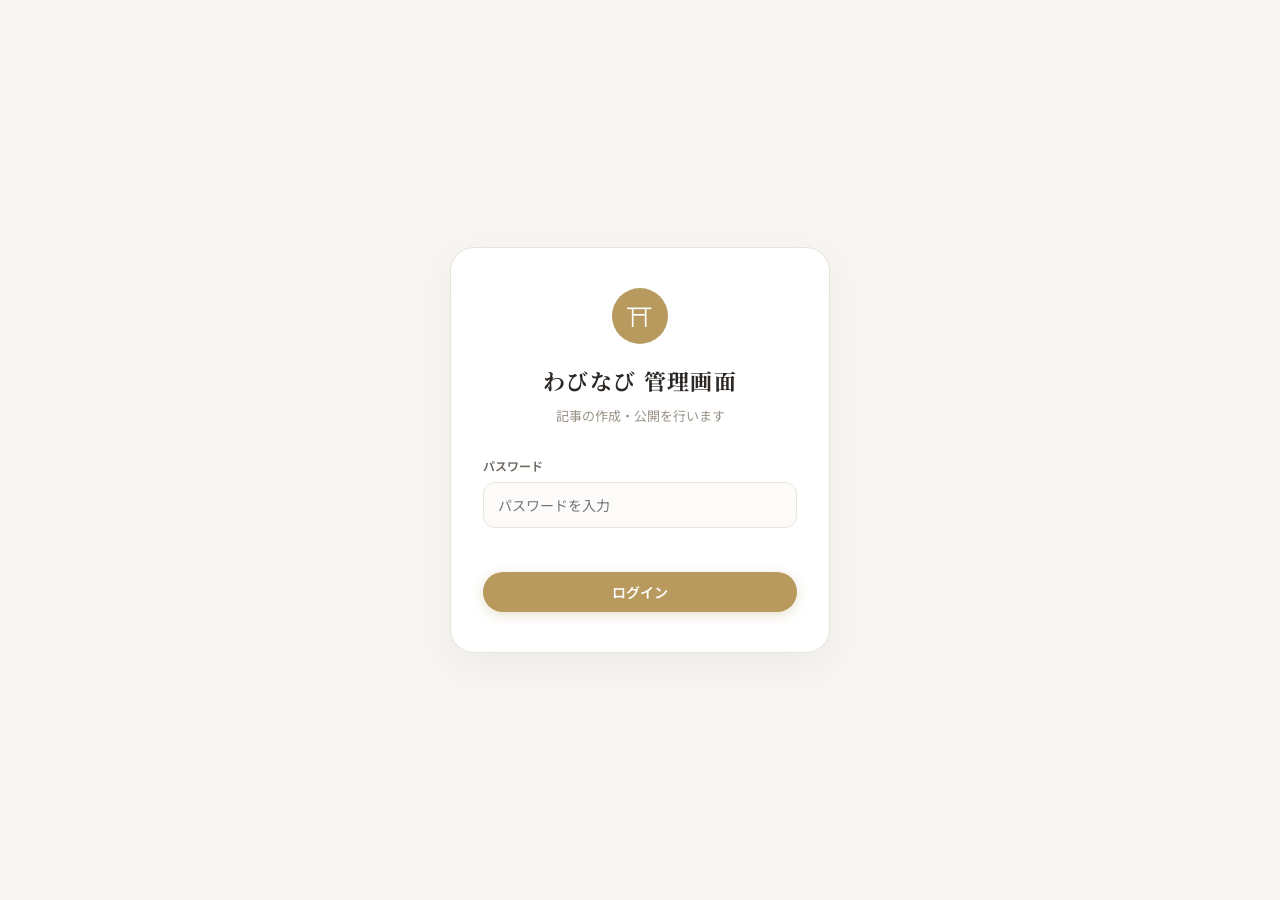
<file: admin/dashboard.html>
<!DOCTYPE html>
<html lang="ja">
<head>
<meta charset="UTF-8">
<meta name="viewport" content="width=device-width, initial-scale=1.0">
<title>わびなび 管理画面｜記事一覧</title>
<link href="https://fonts.googleapis.com/css2?family=Noto+Serif+JP:wght@400;700&family=Noto+Sans+JP:wght@400;500;700&display=swap" rel="stylesheet">
<link rel="stylesheet" href="../assets/css/admin.css">
</head>
<body>
<div class="admin-wrap">
  <header class="adm-header">
    <div class="adm-brand"><span class="dot">⛩</span>わびなび CMS</div>
    <div class="right">
      <button class="btn btn-ghost btn-sm" id="logoutBtn">ログアウト</button>
    </div>
  </header>

  <div class="dash-top">
    <h1>記事一覧</h1>
    <a class="btn btn-purple" href="editor.html">＋ 新規投稿</a>
  </div>

  <div class="dash-tabs" id="tabs">
    <button class="dash-tab on" data-filter="all">すべて</button>
    <button class="dash-tab" data-filter="published">公開中</button>
    <button class="dash-tab" data-filter="draft">下書き</button>
  </div>

  <div class="dash-actions">
    <button class="btn btn-gold btn-sm" id="exportBtn">
      <svg viewBox="0 0 16 16" fill="none"><path d="M8 2v8m0 0L5 7m3 3l3-3M3 13h10" stroke="currentColor" stroke-width="1.6" stroke-linecap="round" stroke-linejoin="round"/></svg>
      articles.json を書き出して公開
    </button>
  </div>

  <div class="art-list" id="list"></div>
</div>

<div class="toast" id="toast"></div>

<!-- プレビューモーダル -->
<div class="modal" id="previewModal">
  <div class="modal-frame">
    <button class="modal-close" id="previewClose">×</button>
    <iframe id="previewFrame"></iframe>
  </div>
</div>

<script src="../assets/js/store.js"></script>
<script src="../assets/js/dashboard.js"></script>
</body>
</html>
</file>
<file: assets/css/admin.css>
/* ============================================================
   わびなび 管理画面 CSS
   ============================================================ */
:root{
  --bg:#F8F6F2; --surface:#fff; --ink:#2B2724; --ink-soft:#6B645C; --ink-mute:#9A9288;
  --gold:#B89A5E; --gold-soft:#C9B584; --gold-bg:rgba(184,154,94,.10);
  --purple:#5E3A8A; --red:#B23A2E; --green:#2e8b57;
  --line:#E9E4DA; --shadow:0 12px 40px rgba(0,0,0,.05); --shadow-sm:0 4px 16px rgba(0,0,0,.04);
  --radius:18px; --serif:'Noto Serif JP',serif; --sans:'Noto Sans JP',sans-serif;
}
*{margin:0;padding:0;box-sizing:border-box}
body{background:var(--bg);color:var(--ink);font-family:var(--sans);line-height:1.7;-webkit-font-smoothing:antialiased}
img{display:block;max-width:100%}
a{color:inherit;text-decoration:none}
button{font-family:var(--sans);cursor:pointer}
input,textarea,select{font-family:var(--sans)}

.admin-wrap{max-width:760px;margin:0 auto;padding:0 16px;min-height:100vh}

/* ── ヘッダー ── */
.adm-header{
  position:sticky;top:0;z-index:30;display:flex;align-items:center;justify-content:space-between;
  height:64px;background:rgba(255,255,255,.95);backdrop-filter:blur(10px);
  border-bottom:1px solid var(--line);margin:0 -16px;padding:0 16px;
}
.adm-brand{display:flex;align-items:center;gap:8px;font-family:var(--serif);font-weight:700;font-size:17px;letter-spacing:.06em}
.adm-brand .dot{width:24px;height:24px;border-radius:50%;background:var(--gold);display:flex;align-items:center;justify-content:center;color:#fff;font-size:13px}
.adm-header .right{display:flex;gap:8px;align-items:center}

/* ── ボタン ── */
.btn{display:inline-flex;align-items:center;justify-content:center;gap:6px;border:none;border-radius:999px;padding:10px 18px;font-size:14px;font-weight:600;transition:all .18s ease}
.btn:active{transform:scale(.97)}
.btn-gold{background:var(--gold);color:#fff;box-shadow:0 3px 12px rgba(184,154,94,.3)}
.btn-gold:hover{background:#a8893f}
.btn-purple{background:var(--purple);color:#fff;box-shadow:0 3px 12px rgba(94,58,138,.3)}
.btn-purple:hover{opacity:.9}
.btn-ghost{background:transparent;border:1px solid var(--line);color:var(--ink-soft)}
.btn-ghost:hover{background:#fff}
.btn-danger{background:transparent;border:1px solid rgba(178,58,46,.3);color:var(--red)}
.btn-danger:hover{background:rgba(178,58,46,.06)}
.btn-sm{padding:6px 12px;font-size:12px}
.btn svg{width:15px;height:15px}

/* ── ログイン ── */
.login-screen{min-height:100vh;display:flex;align-items:center;justify-content:center;padding:24px}
.login-card{background:var(--surface);border:1px solid var(--line);border-radius:24px;box-shadow:var(--shadow);padding:40px 32px;width:100%;max-width:380px;text-align:center}
.login-logo{width:56px;height:56px;border-radius:50%;background:var(--gold);margin:0 auto 18px;display:flex;align-items:center;justify-content:center;color:#fff;font-size:26px}
.login-card h1{font-family:var(--serif);font-size:22px;font-weight:700;letter-spacing:.06em;margin-bottom:6px}
.login-card .sub{font-size:13px;color:var(--ink-mute);margin-bottom:28px}
.field{text-align:left;margin-bottom:16px}
.field label{display:block;font-size:12px;font-weight:600;color:var(--ink-soft);margin-bottom:6px}
.field input,.field textarea,.field select{width:100%;border:1px solid var(--line);border-radius:12px;padding:12px 14px;font-size:14px;background:#fcfbf9;color:var(--ink);transition:border .15s}
.field input:focus,.field textarea:focus,.field select:focus{outline:none;border-color:var(--gold-soft);background:#fff}
.login-err{font-size:12px;color:var(--red);margin-bottom:12px;min-height:16px}

/* ── ダッシュボード ── */
.dash-top{display:flex;align-items:center;justify-content:space-between;padding:24px 0 16px}
.dash-top h1{font-family:var(--serif);font-size:24px;font-weight:700;letter-spacing:.04em}
.dash-tabs{display:flex;gap:6px;margin-bottom:18px;flex-wrap:wrap}
.dash-tab{padding:7px 16px;border-radius:999px;font-size:13px;font-weight:600;border:1px solid var(--line);background:#fff;color:var(--ink-soft)}
.dash-tab.on{background:var(--ink);color:#fff;border-color:var(--ink)}
.dash-actions{display:flex;gap:8px;margin-bottom:20px;flex-wrap:wrap}

/* 記事一覧 */
.art-list{display:flex;flex-direction:column;gap:14px;padding-bottom:60px}
.art-item{background:var(--surface);border:1px solid var(--line);border-radius:var(--radius);box-shadow:var(--shadow-sm);overflow:hidden;display:flex;gap:0}
.art-thumb{width:110px;flex-shrink:0;aspect-ratio:1/1;background:#e8e2d6;overflow:hidden}
.art-thumb img{width:100%;height:100%;object-fit:cover}
.art-main{flex:1;min-width:0;padding:14px 16px;display:flex;flex-direction:column}
.art-status{display:inline-flex;align-items:center;gap:4px;font-size:11px;font-weight:700;padding:2px 9px;border-radius:999px;align-self:flex-start;margin-bottom:6px}
.art-status.published{background:rgba(46,139,87,.12);color:var(--green)}
.art-status.draft{background:rgba(154,146,136,.15);color:var(--ink-mute)}
.art-title{font-family:var(--serif);font-size:15px;font-weight:700;line-height:1.4;color:var(--ink)}
.art-meta{font-size:11px;color:var(--ink-mute);margin-top:4px}
.art-ops{display:flex;gap:6px;margin-top:10px;flex-wrap:wrap}
.art-op{font-size:11px;padding:5px 10px;border-radius:999px;border:1px solid var(--line);background:#fcfbf9;color:var(--ink-soft);font-weight:600}
.art-op:hover{background:#fff;border-color:var(--gold-soft)}
.art-op.del{color:var(--red);border-color:rgba(178,58,46,.25)}

.empty{text-align:center;padding:60px 20px;color:var(--ink-mute)}
.empty .ico{font-size:40px;margin-bottom:12px;opacity:.5}

/* ── エディター ── */
.editor-wrap{padding-bottom:120px}
.ed-section{background:var(--surface);border:1px solid var(--line);border-radius:var(--radius);box-shadow:var(--shadow-sm);padding:20px;margin-top:16px}
.ed-section h2{font-family:var(--serif);font-size:15px;font-weight:700;margin-bottom:16px;display:flex;align-items:center;gap:8px}
.ed-section h2 .n{width:22px;height:22px;border-radius:50%;background:var(--gold-bg);color:var(--gold);font-size:12px;display:flex;align-items:center;justify-content:center;font-weight:700}
.ed-row{display:flex;gap:12px}
.ed-row .field{flex:1}
.help{font-size:11px;color:var(--ink-mute);margin-top:4px}
textarea{resize:vertical;min-height:80px;line-height:1.7}

/* リピーター（スポット・宿泊など） */
.rep-item{border:1px solid var(--line);border-radius:14px;padding:16px;margin-bottom:12px;background:#fcfbf9;position:relative}
.rep-item .rep-del{position:absolute;top:10px;right:10px;width:26px;height:26px;border-radius:50%;border:1px solid var(--line);background:#fff;color:var(--red);font-size:14px;display:flex;align-items:center;justify-content:center}
.rep-num{font-size:11px;font-weight:700;color:var(--gold);margin-bottom:10px;letter-spacing:.06em}
.add-btn{width:100%;border:1.5px dashed var(--gold-soft);background:var(--gold-bg);color:var(--gold);border-radius:12px;padding:11px;font-size:13px;font-weight:600;margin-top:4px}
.add-btn:hover{background:rgba(184,154,94,.16)}

/* 固定フッターバー */
.ed-footer{position:fixed;bottom:0;left:0;right:0;background:rgba(255,255,255,.96);backdrop-filter:blur(10px);border-top:1px solid var(--line);padding:12px 16px;z-index:40}
.ed-footer-inner{max-width:760px;margin:0 auto;display:flex;gap:10px}
.ed-footer .btn{flex:1}

/* トースト */
.toast{position:fixed;bottom:90px;left:50%;transform:translateX(-50%) translateY(20px);background:var(--ink);color:#fff;padding:12px 22px;border-radius:999px;font-size:13px;font-weight:600;opacity:0;transition:all .3s ease;z-index:100;pointer-events:none;box-shadow:0 8px 24px rgba(0,0,0,.2)}
.toast.show{opacity:1;transform:translateX(-50%) translateY(0)}

/* チップ入力 */
.chips{display:flex;flex-wrap:wrap;gap:6px;margin-top:8px}
.chip{display:inline-flex;align-items:center;gap:5px;background:var(--gold-bg);color:var(--gold);border:1px solid rgba(184,154,94,.28);border-radius:999px;padding:4px 10px;font-size:12px;font-weight:600}
.chip button{border:none;background:none;color:var(--gold);font-size:13px;line-height:1;cursor:pointer}

/* プレビューモーダル */
.modal{position:fixed;inset:0;background:rgba(0,0,0,.5);z-index:200;display:none;align-items:center;justify-content:center;padding:16px}
.modal.show{display:flex}
.modal-frame{width:430px;max-width:100%;height:88vh;background:#fff;border-radius:20px;overflow:hidden;position:relative;box-shadow:0 20px 60px rgba(0,0,0,.4)}
.modal-frame iframe{width:100%;height:100%;border:none}
.modal-close{position:absolute;top:10px;right:10px;width:34px;height:34px;border-radius:50%;background:rgba(0,0,0,.6);color:#fff;border:none;font-size:18px;z-index:2}
</file>
